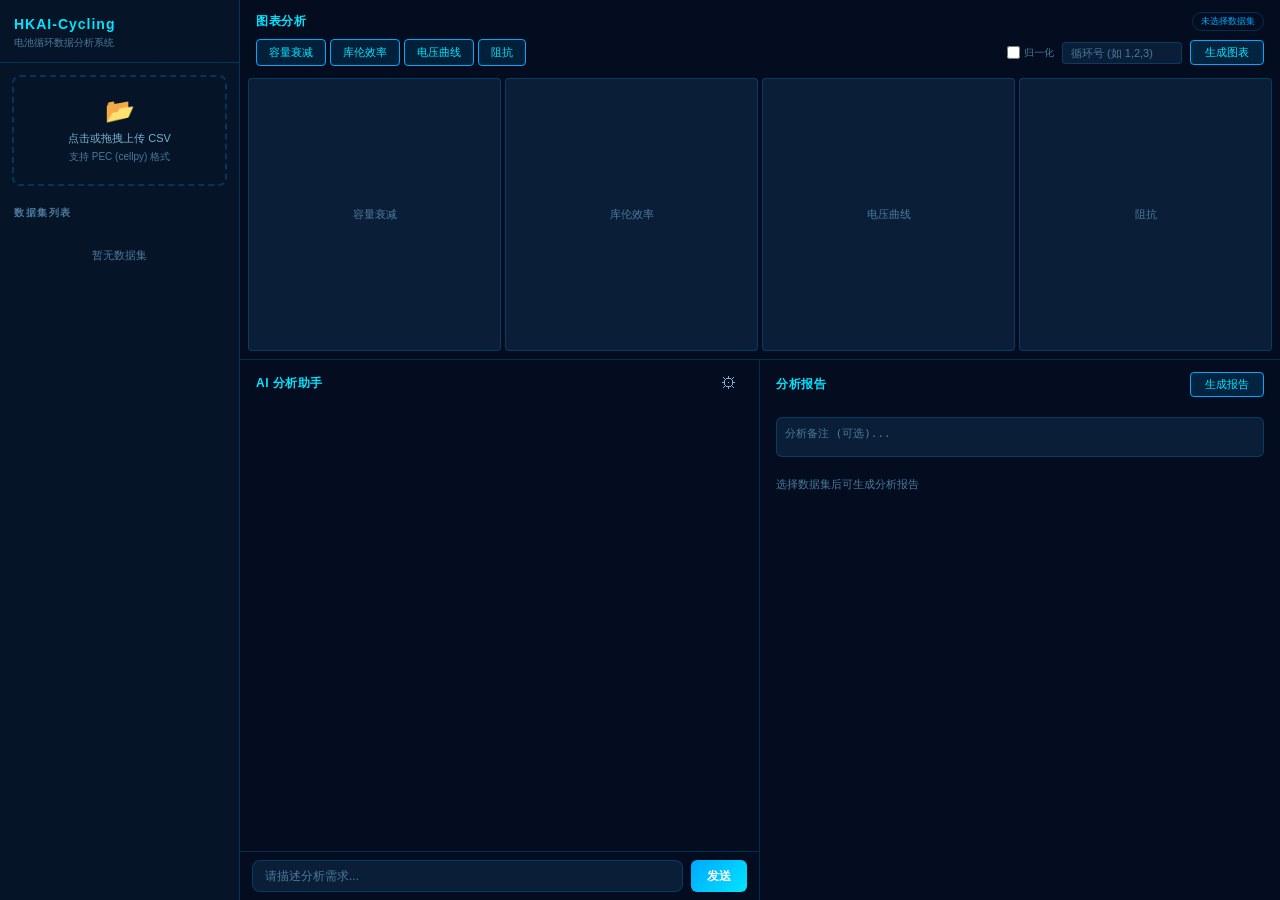
<file: web_html/index.html>
<!DOCTYPE html>
<html lang="zh-CN">
<head>
<meta charset="utf-8">
<meta name="viewport" content="width=device-width, initial-scale=1">
<title>HKAI-Cycling · 电池循环数据分析</title>
<link rel="stylesheet" href="styles.css?v=2">
</head>
<body>

<div class="app-grid">
  <!-- ===== LEFT SIDEBAR: Data Upload + Management ===== -->
  <aside class="sidebar">
    <div class="sidebar-header">
      <div class="sidebar-title">HKAI-Cycling</div>
      <div class="sidebar-sub">电池循环数据分析系统</div>
    </div>

    <div class="upload-zone" id="uploadZone">
      <div class="upload-zone-icon">📂</div>
      <div class="upload-zone-text">点击或拖拽上传 CSV</div>
      <div class="upload-zone-hint">支持 PEC (cellpy) 格式</div>
      <input type="file" id="fileInput" accept=".csv" hidden>
    </div>

    <div class="dataset-list-header">数据集列表</div>
    <div class="dataset-list" id="datasetList">
      <div class="plot-placeholder" style="padding:20px;">暂无数据集</div>
    </div>
  </aside>

  <!-- ===== MAIN AREA ===== -->
  <div class="main-area">
    <!-- TOP: Plot Analysis -->
    <div class="top-area">
      <div class="section-header">
        <div class="section-title">图表分析</div>
        <div class="section-badge" id="plotDatasetBadge">未选择数据集</div>
      </div>
      <div class="plot-toolbar">
        <div class="plot-tabs" id="plotTabs">
          <button class="plot-tab active" data-type="capacity_fade">容量衰减</button>
          <button class="plot-tab active" data-type="coulombic_efficiency">库伦效率</button>
          <button class="plot-tab active" data-type="voltage_curves">电压曲线</button>
          <button class="plot-tab active" data-type="impedance">阻抗</button>
        </div>
        <div class="plot-params" id="plotParams">
          <label class="param-label" style="display:flex;align-items:center;gap:4px;">
            <input type="checkbox" class="param-checkbox" id="paramNormalize"> 归一化
          </label>
          <input class="param-input" id="paramCycles" placeholder="循环号 (如 1,2,3)">
          <button class="btn-generate" id="btnPlot" onclick="app.generatePlots()">生成图表</button>
        </div>
      </div>
      <div class="plot-grid" id="plotGrid">
        <div class="plot-cell" id="plot-capacity_fade"><div class="plot-placeholder">容量衰减</div></div>
        <div class="plot-cell" id="plot-coulombic_efficiency"><div class="plot-placeholder">库伦效率</div></div>
        <div class="plot-cell" id="plot-voltage_curves"><div class="plot-placeholder">电压曲线</div></div>
        <div class="plot-cell" id="plot-impedance"><div class="plot-placeholder">阻抗</div></div>
      </div>
    </div>

    <!-- BOTTOM: Chat (left) + Report (right) -->
    <div class="bottom-area">
      <!-- Chat -->
      <div class="bottom-left">
        <div class="chat-header">
          <div class="section-title">AI 分析助手</div>
          <button class="settings-toggle" id="settingsToggle" onclick="app.toggleSettings()">⚙</button>
        </div>
        <div class="settings-panel" id="settingsPanel">
          <div class="settings-row">
            <span class="settings-label">Provider</span>
            <select class="settings-select" id="settProvider">
              <option value="grok">Grok (xAI)</option>
              <option value="openai">OpenAI</option>
              <option value="deepseek">DeepSeek</option>
              <option value="anthropic">Anthropic</option>
            </select>
          </div>
          <div class="settings-row">
            <span class="settings-label">Model</span>
            <input class="settings-input" id="settModel" placeholder="如 grok-4-1-fast-reasoning">
          </div>
          <div class="settings-row">
            <span class="settings-label">API Key</span>
            <input class="settings-input" id="settApiKey" type="password" placeholder="sk-...">
          </div>
          <div class="settings-row">
            <span class="settings-label">Base URL</span>
            <input class="settings-input" id="settBaseUrl" placeholder="(可选) https://api.x.ai/v1">
          </div>
          <button class="btn-save-settings" onclick="app.saveSettings()">保存配置</button>
        </div>
        <div class="chat-messages" id="chatMessages"></div>
        <div class="chat-input-row">
          <div class="chat-input-wrap">
            <input class="chat-input" id="chatInput" type="text"
              placeholder="请描述分析需求..."
              onkeydown="if(event.key==='Enter') app.sendChat()">
          </div>
          <button class="send-btn" onclick="app.sendChat()">发送</button>
        </div>
      </div>

      <!-- Report -->
      <div class="bottom-right">
        <div class="section-header">
          <div class="section-title">分析报告</div>
          <button class="btn-generate" onclick="app.generateReport()" id="btnReport">生成报告</button>
        </div>
        <div class="report-form">
          <textarea class="report-notes" id="reportNotes" placeholder="分析备注 (可选)..." style="height:40px;"></textarea>
        </div>
        <div class="report-preview-wrap" id="reportPreviewWrap">
          <div class="report-status" id="reportStatus">选择数据集后可生成分析报告</div>
          <iframe class="report-preview" id="reportPreview" style="display:none;"></iframe>
        </div>
        <div class="download-btns" id="downloadBtns" style="display:none;">
          <button class="dl-btn" onclick="app.downloadReport('markdown')">📝 Markdown</button>
          <button class="dl-btn" onclick="app.downloadReport('html')">🌐 HTML</button>
          <button class="dl-btn" onclick="app.downloadReport('pdf')">📄 PDF</button>
        </div>
      </div>
    </div>
  </div>
</div>

<script src="api.js?v=2"></script>
<script src="app.js?v=2"></script>
</body>
</html>
</file>
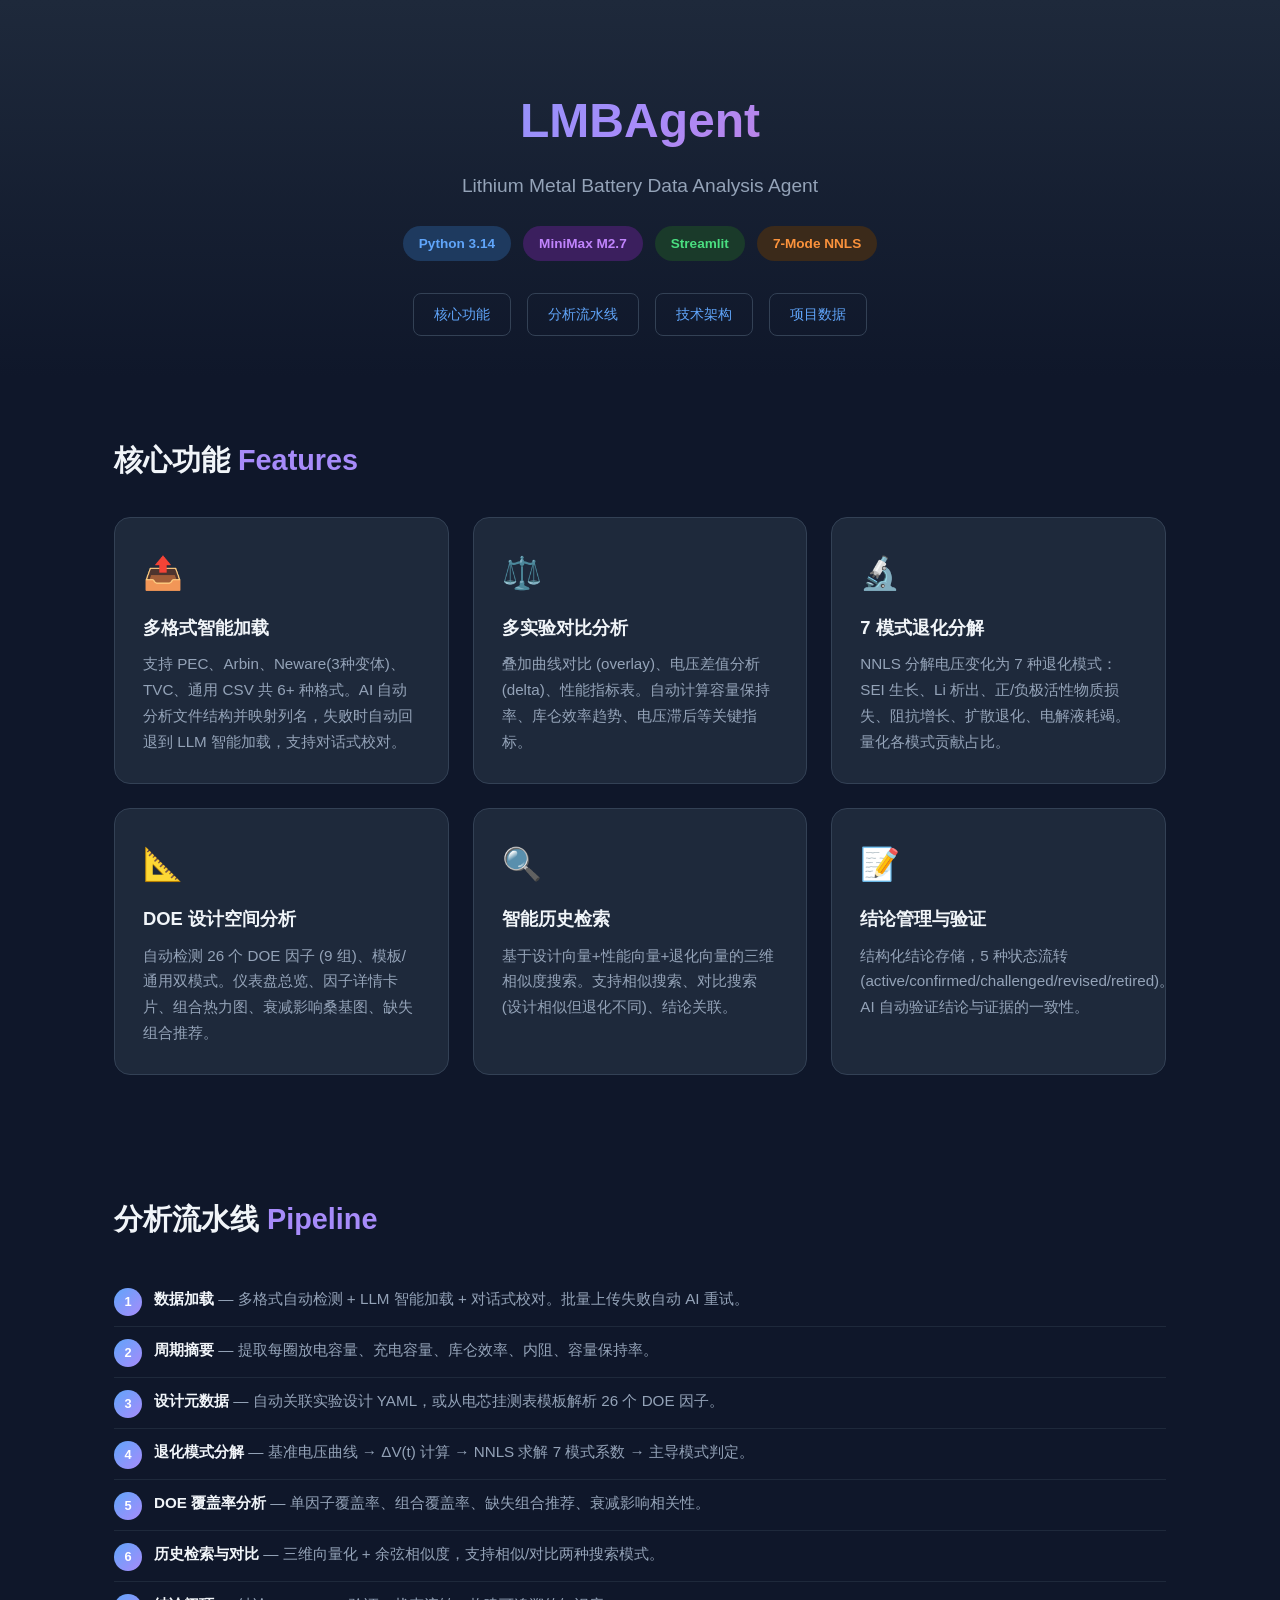
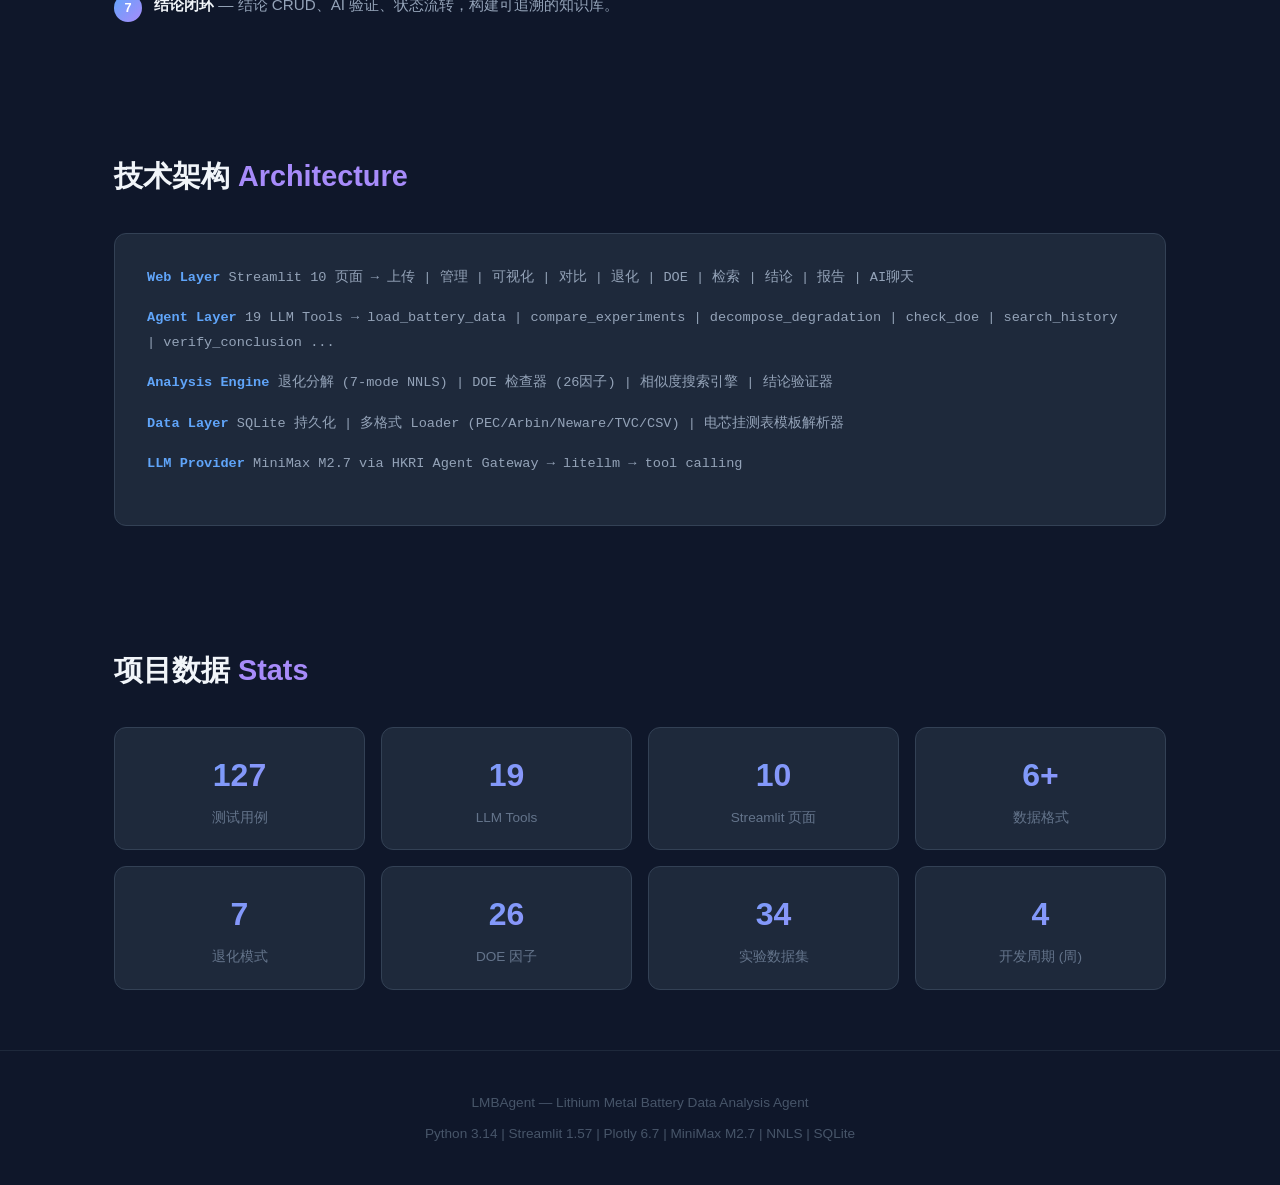
<file: web/static/index.html>
<!DOCTYPE html>
<html lang="zh-CN">
<head>
<meta charset="UTF-8">
<meta name="viewport" content="width=device-width, initial-scale=1.0">
<title>LMBAgent - 锂金属电池数据分析智能体</title>
<style>
*{margin:0;padding:0;box-sizing:border-box}
body{font-family:-apple-system,BlinkMacSystemFont,"Segoe UI",Roboto,sans-serif;background:#0f172a;color:#e2e8f0;line-height:1.7}
.container{max-width:1100px;margin:0 auto;padding:0 24px}
header{padding:80px 0 40px;text-align:center;background:linear-gradient(180deg,#1e293b 0%,#0f172a 100%)}
header h1{font-size:3rem;font-weight:800;background:linear-gradient(135deg,#60a5fa,#a78bfa,#f472b6);-webkit-background-clip:text;-webkit-text-fill-color:transparent;margin-bottom:8px}
header .subtitle{font-size:1.2rem;color:#94a3b8;margin-bottom:24px}
.badges{display:flex;gap:12px;justify-content:center;flex-wrap:wrap;margin-bottom:32px}
.badge{padding:6px 16px;border-radius:20px;font-size:0.85rem;font-weight:600}
.badge-python{background:#1e3a5f;color:#60a5fa}
.badge-ai{background:#3b1f5e;color:#c084fc}
.badge-streamlit{background:#1a3a2a;color:#4ade80}
.badge-nnls{background:#3b2a1a;color:#fb923c}
nav{display:flex;gap:16px;justify-content:center;flex-wrap:wrap}
nav a{color:#60a5fa;text-decoration:none;padding:8px 20px;border:1px solid #334155;border-radius:8px;font-size:0.9rem;transition:all .2s}
nav a:hover{background:#1e293b;border-color:#60a5fa}
section{padding:60px 0}
section h2{font-size:1.8rem;font-weight:700;margin-bottom:32px;color:#f1f5f9}
section h2 .accent{color:#a78bfa}
.grid{display:grid;grid-template-columns:repeat(auto-fit,minmax(320px,1fr));gap:24px}
.card{background:#1e293b;border:1px solid #334155;border-radius:16px;padding:28px;transition:all .3s}
.card:hover{border-color:#60a5fa;transform:translateY(-4px)}
.card .icon{font-size:2rem;margin-bottom:12px}
.card h3{font-size:1.15rem;font-weight:700;margin-bottom:8px;color:#f1f5f9}
.card p{color:#94a3b8;font-size:0.95rem}
.feature-list{list-style:none;padding:0}
.feature-list li{padding:10px 0;border-bottom:1px solid #1e293b;display:flex;gap:12px;align-items:flex-start}
.feature-list li:last-child{border:none}
.feature-list .num{background:linear-gradient(135deg,#60a5fa,#a78bfa);color:white;width:28px;height:28px;border-radius:50%;display:flex;align-items:center;justify-content:center;font-size:0.8rem;font-weight:700;flex-shrink:0;margin-top:2px}
.feature-list .text strong{color:#f1f5f9}
.feature-list .text{color:#94a3b8;font-size:0.95rem}
.arch-box{background:#1e293b;border:1px solid #334155;border-radius:12px;padding:32px;font-family:"SF Mono",Monaco,monospace;font-size:0.85rem;line-height:1.8;overflow-x:auto;color:#94a3b8}
.arch-box .layer{margin-bottom:16px}
.arch-box .layer-title{color:#60a5fa;font-weight:700;margin-bottom:4px}
.stat-grid{display:grid;grid-template-columns:repeat(4,1fr);gap:16px;margin-top:24px}
.stat{text-align:center;padding:20px;background:#1e293b;border-radius:12px;border:1px solid #334155}
.stat .value{font-size:2rem;font-weight:800;background:linear-gradient(135deg,#60a5fa,#a78bfa);-webkit-background-clip:text;-webkit-text-fill-color:transparent}
.stat .label{font-size:0.85rem;color:#64748b;margin-top:4px}
footer{text-align:center;padding:40px 0;color:#475569;font-size:0.85rem;border-top:1px solid #1e293b}
@media(max-width:768px){
  header h1{font-size:2rem}
  .stat-grid{grid-template-columns:repeat(2,1fr)}
  .grid{grid-template-columns:1fr}
}
</style>
</head>
<body>

<header>
<div class="container">
  <h1>LMBAgent</h1>
  <p class="subtitle">Lithium Metal Battery Data Analysis Agent</p>
  <div class="badges">
    <span class="badge badge-python">Python 3.14</span>
    <span class="badge badge-ai">MiniMax M2.7</span>
    <span class="badge badge-streamlit">Streamlit</span>
    <span class="badge badge-nnls">7-Mode NNLS</span>
  </div>
  <nav>
    <a href="#features">核心功能</a>
    <a href="#pipeline">分析流水线</a>
    <a href="#architecture">技术架构</a>
    <a href="#stats">项目数据</a>
  </nav>
</div>
</header>

<section id="features">
<div class="container">
  <h2>核心功能 <span class="accent">Features</span></h2>
  <div class="grid">
    <div class="card">
      <div class="icon">📤</div>
      <h3>多格式智能加载</h3>
      <p>支持 PEC、Arbin、Neware(3种变体)、TVC、通用 CSV 共 6+ 种格式。AI 自动分析文件结构并映射列名，失败时自动回退到 LLM 智能加载，支持对话式校对。</p>
    </div>
    <div class="card">
      <div class="icon">⚖️</div>
      <h3>多实验对比分析</h3>
      <p>叠加曲线对比 (overlay)、电压差值分析 (delta)、性能指标表。自动计算容量保持率、库仑效率趋势、电压滞后等关键指标。</p>
    </div>
    <div class="card">
      <div class="icon">🔬</div>
      <h3>7 模式退化分解</h3>
      <p>NNLS 分解电压变化为 7 种退化模式：SEI 生长、Li 析出、正/负极活性物质损失、阻抗增长、扩散退化、电解液耗竭。量化各模式贡献占比。</p>
    </div>
    <div class="card">
      <div class="icon">📐</div>
      <h3>DOE 设计空间分析</h3>
      <p>自动检测 26 个 DOE 因子 (9 组)、模板/通用双模式。仪表盘总览、因子详情卡片、组合热力图、衰减影响桑基图、缺失组合推荐。</p>
    </div>
    <div class="card">
      <div class="icon">🔍</div>
      <h3>智能历史检索</h3>
      <p>基于设计向量+性能向量+退化向量的三维相似度搜索。支持相似搜索、对比搜索 (设计相似但退化不同)、结论关联。</p>
    </div>
    <div class="card">
      <div class="icon">📝</div>
      <h3>结论管理与验证</h3>
      <p>结构化结论存储，5 种状态流转 (active/confirmed/challenged/revised/retired)。AI 自动验证结论与证据的一致性。</p>
    </div>
  </div>
</div>
</section>

<section id="pipeline">
<div class="container">
  <h2>分析流水线 <span class="accent">Pipeline</span></h2>
  <ul class="feature-list">
    <li><span class="num">1</span><span class="text"><strong>数据加载</strong> — 多格式自动检测 + LLM 智能加载 + 对话式校对。批量上传失败自动 AI 重试。</span></li>
    <li><span class="num">2</span><span class="text"><strong>周期摘要</strong> — 提取每圈放电容量、充电容量、库仑效率、内阻、容量保持率。</span></li>
    <li><span class="num">3</span><span class="text"><strong>设计元数据</strong> — 自动关联实验设计 YAML，或从电芯挂测表模板解析 26 个 DOE 因子。</span></li>
    <li><span class="num">4</span><span class="text"><strong>退化模式分解</strong> — 基准电压曲线 → ΔV(t) 计算 → NNLS 求解 7 模式系数 → 主导模式判定。</span></li>
    <li><span class="num">5</span><span class="text"><strong>DOE 覆盖率分析</strong> — 单因子覆盖率、组合覆盖率、缺失组合推荐、衰减影响相关性。</span></li>
    <li><span class="num">6</span><span class="text"><strong>历史检索与对比</strong> — 三维向量化 + 余弦相似度，支持相似/对比两种搜索模式。</span></li>
    <li><span class="num">7</span><span class="text"><strong>结论闭环</strong> — 结论 CRUD、AI 验证、状态流转，构建可追溯的知识库。</span></li>
  </ul>
</div>
</section>

<section id="architecture">
<div class="container">
  <h2>技术架构 <span class="accent">Architecture</span></h2>
  <div class="arch-box">
<div class="layer"><span class="layer-title">Web Layer</span>
Streamlit 10 页面 → 上传 | 管理 | 可视化 | 对比 | 退化 | DOE | 检索 | 结论 | 报告 | AI聊天</div>
<div class="layer"><span class="layer-title">Agent Layer</span>
19 LLM Tools → load_battery_data | compare_experiments | decompose_degradation | check_doe | search_history | verify_conclusion ...</div>
<div class="layer"><span class="layer-title">Analysis Engine</span>
退化分解 (7-mode NNLS) | DOE 检查器 (26因子) | 相似度搜索引擎 | 结论验证器</div>
<div class="layer"><span class="layer-title">Data Layer</span>
SQLite 持久化 | 多格式 Loader (PEC/Arbin/Neware/TVC/CSV) | 电芯挂测表模板解析器</div>
<div class="layer"><span class="layer-title">LLM Provider</span>
MiniMax M2.7 via HKRI Agent Gateway → litellm → tool calling</div>
  </div>
</div>
</section>

<section id="stats">
<div class="container">
  <h2>项目数据 <span class="accent">Stats</span></h2>
  <div class="stat-grid">
    <div class="stat"><div class="value">127</div><div class="label">测试用例</div></div>
    <div class="stat"><div class="value">19</div><div class="label">LLM Tools</div></div>
    <div class="stat"><div class="value">10</div><div class="label">Streamlit 页面</div></div>
    <div class="stat"><div class="value">6+</div><div class="label">数据格式</div></div>
    <div class="stat"><div class="value">7</div><div class="label">退化模式</div></div>
    <div class="stat"><div class="value">26</div><div class="label">DOE 因子</div></div>
    <div class="stat"><div class="value">34</div><div class="label">实验数据集</div></div>
    <div class="stat"><div class="value">4</div><div class="label">开发周期 (周)</div></div>
  </div>
</div>
</section>

<footer>
<div class="container">
  <p>LMBAgent &mdash; Lithium Metal Battery Data Analysis Agent</p>
  <p style="margin-top:8px">Python 3.14 | Streamlit 1.57 | Plotly 6.7 | MiniMax M2.7 | NNLS | SQLite</p>
</div>
</footer>

</body>
</html>
</file>
<file: web_html/styles.css>
:root {
  --bg-deep:      #030d1f;
  --bg-panel:     #061428;
  --bg-card:      #0a1e38;
  --bg-card2:     #0d2444;
  --border:       rgba(0, 168, 255, 0.22);
  --border-glow:  rgba(0, 168, 255, 0.55);
  --accent:       #00a8ff;
  --accent2:      #00e5ff;
  --accent3:      #7b61ff;
  --success:      #00e676;
  --warning:      #ffd600;
  --danger:       #ff4757;
  --text-primary: #e8f4ff;
  --text-sec:     #7ab3d4;
  --text-dim:     #4a7a9b;
  --font: -apple-system, 'Helvetica Neue', 'PingFang SC', 'Microsoft YaHei', Arial, sans-serif;
}

*, *::before, *::after { box-sizing: border-box; margin: 0; padding: 0; }

html, body {
  width: 100%; height: 100%;
  background: var(--bg-deep);
  color: var(--text-primary);
  font-family: var(--font);
  overflow: hidden;
}

/* ===== LAYOUT ===== */
.app-grid {
  display: grid;
  grid-template-columns: 240px 1fr;
  grid-template-rows: 1fr;
  height: 100vh;
  gap: 0;
}

.sidebar {
  background: var(--bg-panel);
  border-right: 1px solid var(--border);
  display: flex;
  flex-direction: column;
  overflow: hidden;
}

.main-area {
  display: grid;
  grid-template-rows: 2fr 3fr;
  overflow: hidden;
}

.top-area {
  border-bottom: 1px solid var(--border);
  display: flex;
  flex-direction: column;
  overflow: hidden;
}

.bottom-area {
  display: grid;
  grid-template-columns: 1fr 1fr;
  overflow: hidden;
}

.bottom-left {
  border-right: 1px solid var(--border);
  display: flex;
  flex-direction: column;
  overflow: hidden;
}

.bottom-right {
  display: flex;
  flex-direction: column;
  overflow: hidden;
}

/* ===== SIDEBAR ===== */
.sidebar-header {
  padding: 16px 14px 12px;
  border-bottom: 1px solid var(--border);
}

.sidebar-title {
  font-size: 14px;
  font-weight: 700;
  color: var(--accent2);
  letter-spacing: 1px;
  margin-bottom: 4px;
}

.sidebar-sub {
  font-size: 10px;
  color: var(--text-dim);
}

.upload-zone {
  margin: 12px;
  padding: 20px 12px;
  border: 2px dashed var(--border);
  border-radius: 8px;
  text-align: center;
  cursor: pointer;
  transition: border-color 0.2s;
}

.upload-zone:hover, .upload-zone.drag-over {
  border-color: var(--accent);
  background: rgba(0,168,255,0.05);
}

.upload-zone-icon {
  font-size: 24px;
  margin-bottom: 6px;
}

.upload-zone-text {
  font-size: 11px;
  color: var(--text-sec);
}

.upload-zone-hint {
  font-size: 10px;
  color: var(--text-dim);
  margin-top: 4px;
}

.dataset-list-header {
  padding: 8px 14px;
  font-size: 10px;
  font-weight: 700;
  color: var(--text-dim);
  letter-spacing: 1.5px;
  text-transform: uppercase;
}

.dataset-list {
  flex: 1;
  overflow-y: auto;
  padding: 0 8px;
}

.dataset-item {
  padding: 10px 10px;
  margin-bottom: 4px;
  border: 1px solid transparent;
  border-radius: 6px;
  cursor: pointer;
  transition: all 0.15s;
  display: flex;
  align-items: center;
  justify-content: space-between;
}

.dataset-item:hover {
  background: var(--bg-card);
  border-color: var(--border);
}

.dataset-item.active {
  background: rgba(0,168,255,0.08);
  border-color: var(--accent);
}

.dataset-item-name {
  font-size: 12px;
  font-weight: 600;
  color: var(--text-primary);
  white-space: nowrap;
  overflow: hidden;
  text-overflow: ellipsis;
  max-width: 140px;
}

.dataset-item-info {
  font-size: 10px;
  color: var(--text-dim);
  margin-top: 2px;
}

.dataset-item-delete {
  width: 20px;
  height: 20px;
  border: none;
  background: none;
  color: var(--text-dim);
  cursor: pointer;
  font-size: 14px;
  border-radius: 4px;
  display: flex;
  align-items: center;
  justify-content: center;
  flex-shrink: 0;
  opacity: 0;
  transition: opacity 0.15s;
}

.dataset-item:hover .dataset-item-delete { opacity: 1; }
.dataset-item-delete:hover { color: var(--danger); background: rgba(255,71,87,0.1); }

/* ===== SECTION HEADERS ===== */
.section-header {
  padding: 12px 16px 8px;
  display: flex;
  align-items: center;
  justify-content: space-between;
  flex-shrink: 0;
}

.section-title {
  font-size: 12px;
  font-weight: 700;
  color: var(--accent2);
  letter-spacing: 0.5px;
}

.section-badge {
  font-size: 9px;
  color: var(--accent);
  padding: 2px 8px;
  border: 1px solid var(--border);
  border-radius: 10px;
}

/* ===== PLOT TABS ===== */
.plot-tabs {
  display: flex;
  gap: 4px;
  padding: 0 16px 8px;
  flex-shrink: 0;
}

.plot-tab {
  font-size: 11px;
  padding: 5px 12px;
  border: 1px solid var(--border);
  border-radius: 4px;
  background: none;
  color: var(--text-sec);
  cursor: pointer;
  transition: all 0.15s;
}

.plot-tab:hover { border-color: var(--accent); color: var(--text-primary); }
.plot-tab.active { background: rgba(0,168,255,0.12); border-color: var(--accent); color: var(--accent2); }

.plot-params {
  display: flex;
  gap: 8px;
  padding: 0 16px 8px;
  align-items: center;
  flex-shrink: 0;
}

.param-input {
  font-size: 11px;
  padding: 4px 8px;
  background: var(--bg-card);
  border: 1px solid var(--border);
  border-radius: 4px;
  color: var(--text-primary);
  width: 120px;
}

.param-input::placeholder { color: var(--text-dim); }

.param-label {
  font-size: 10px;
  color: var(--text-dim);
}

.param-checkbox {
  accent-color: var(--accent);
}

.btn-generate {
  font-size: 11px;
  padding: 4px 14px;
  background: rgba(0,168,255,0.15);
  border: 1px solid var(--accent);
  border-radius: 4px;
  color: var(--accent2);
  cursor: pointer;
  transition: all 0.15s;
}

.btn-generate:hover { background: rgba(0,168,255,0.25); }

.plot-toolbar {
  display: flex;
  align-items: center;
  justify-content: space-between;
  flex-shrink: 0;
}

.plot-grid {
  flex: 1;
  display: grid;
  grid-template-columns: repeat(4, 1fr);
  grid-template-rows: 1fr;
  gap: 4px;
  padding: 4px 8px 8px;
  overflow: hidden;
}

.plot-cell {
  display: flex;
  align-items: center;
  justify-content: center;
  overflow: hidden;
  border: 1px solid var(--border);
  border-radius: 4px;
  background: var(--bg-card);
}

.plot-cell.hidden { display: none; }

.plot-cell img {
  max-width: 100%;
  max-height: 100%;
  object-fit: contain;
}

.plot-placeholder {
  color: var(--text-dim);
  font-size: 11px;
  text-align: center;
}

/* ===== CHAT ===== */
.chat-header {
  padding: 12px 16px 8px;
  display: flex;
  align-items: center;
  justify-content: space-between;
  flex-shrink: 0;
}

.settings-toggle {
  font-size: 16px;
  cursor: pointer;
  background: none;
  border: none;
  color: var(--text-sec);
  padding: 2px 6px;
  border-radius: 4px;
}

.settings-toggle:hover { color: var(--accent); background: rgba(0,168,255,0.08); }

.settings-panel {
  display: none;
  padding: 8px 16px 12px;
  background: var(--bg-card);
  border-bottom: 1px solid var(--border);
  flex-shrink: 0;
}

.settings-panel.open { display: block; }

.settings-row {
  display: flex;
  align-items: center;
  gap: 8px;
  margin-bottom: 6px;
}

.settings-label {
  font-size: 10px;
  color: var(--text-dim);
  width: 60px;
  flex-shrink: 0;
}

.settings-input {
  flex: 1;
  font-size: 11px;
  padding: 4px 8px;
  background: var(--bg-deep);
  border: 1px solid var(--border);
  border-radius: 4px;
  color: var(--text-primary);
}

.settings-input::placeholder { color: var(--text-dim); }

.settings-select {
  flex: 1;
  font-size: 11px;
  padding: 4px 8px;
  background: var(--bg-deep);
  border: 1px solid var(--border);
  border-radius: 4px;
  color: var(--text-primary);
  appearance: none;
}

.btn-save-settings {
  font-size: 10px;
  padding: 4px 12px;
  background: rgba(0,230,118,0.15);
  border: 1px solid var(--success);
  border-radius: 4px;
  color: var(--success);
  cursor: pointer;
  margin-top: 4px;
}

.btn-save-settings:hover { background: rgba(0,230,118,0.25); }

.chat-messages {
  flex: 1;
  overflow-y: auto;
  padding: 8px 16px;
  display: flex;
  flex-direction: column;
  gap: 6px;
}

.chat-msg {
  padding: 8px 12px;
  border-radius: 8px;
  font-size: 12px;
  line-height: 1.5;
  max-width: 85%;
  animation: fadeIn 0.2s;
  white-space: pre-wrap;
  word-break: break-word;
}

.chat-msg.user {
  background: rgba(0,168,255,0.12);
  border: 1px solid rgba(0,168,255,0.25);
  align-self: flex-end;
  color: var(--text-primary);
}

.chat-msg.assistant {
  background: var(--bg-card);
  border: 1px solid var(--border);
  align-self: flex-start;
  color: var(--text-sec);
}

.chat-msg.tool {
  background: rgba(123,97,255,0.08);
  border: 1px solid rgba(123,97,255,0.25);
  align-self: flex-start;
  font-size: 10px;
  color: var(--accent3);
}

.chat-msg.error {
  background: rgba(255,71,87,0.08);
  border: 1px solid rgba(255,71,87,0.25);
  color: var(--danger);
}

.chat-input-row {
  padding: 8px 12px;
  display: flex;
  gap: 8px;
  border-top: 1px solid var(--border);
  flex-shrink: 0;
}

.chat-input-wrap {
  flex: 1;
  display: flex;
  align-items: center;
  background: var(--bg-card);
  border: 1px solid var(--border);
  border-radius: 8px;
  padding: 0 12px;
}

.chat-input {
  flex: 1;
  background: transparent;
  border: none;
  color: var(--text-primary);
  font-size: 12px;
  padding: 8px 0;
  outline: none;
}

.chat-input::placeholder { color: var(--text-dim); }

.send-btn {
  padding: 6px 16px;
  background: linear-gradient(135deg, var(--accent), var(--accent2));
  border: none;
  border-radius: 6px;
  color: #fff;
  font-size: 12px;
  font-weight: 700;
  cursor: pointer;
  transition: opacity 0.15s;
}

.send-btn:hover { opacity: 0.85; }

.typing-dots span {
  display: inline-block;
  width: 5px; height: 5px;
  border-radius: 50%;
  background: var(--accent);
  margin: 0 2px;
  animation: dot-bounce 1.2s infinite;
}

.typing-dots span:nth-child(2) { animation-delay: 0.2s; }
.typing-dots span:nth-child(3) { animation-delay: 0.4s; }

/* ===== REPORT ===== */
.report-form {
  padding: 12px 16px;
  display: flex;
  flex-direction: column;
  gap: 10px;
  flex-shrink: 0;
}

.report-format-row {
  display: flex;
  gap: 8px;
}

.format-option {
  display: flex;
  align-items: center;
  gap: 4px;
  font-size: 11px;
  color: var(--text-sec);
  cursor: pointer;
}

.format-option input { accent-color: var(--accent); }

.report-notes {
  width: 100%;
  height: 60px;
  font-size: 11px;
  padding: 8px;
  background: var(--bg-card);
  border: 1px solid var(--border);
  border-radius: 6px;
  color: var(--text-primary);
  resize: none;
}

.report-notes::placeholder { color: var(--text-dim); }

.btn-report {
  font-size: 12px;
  padding: 8px 0;
  background: rgba(0,168,255,0.15);
  border: 1px solid var(--accent);
  border-radius: 6px;
  color: var(--accent2);
  cursor: pointer;
  font-weight: 600;
  transition: all 0.15s;
}

.btn-report:hover { background: rgba(0,168,255,0.25); }

.report-result {
  flex: 1;
  overflow-y: auto;
  padding: 12px 16px;
}

.report-link {
  display: flex;
  align-items: center;
  gap: 8px;
  padding: 10px 12px;
  margin-bottom: 6px;
  background: var(--bg-card);
  border: 1px solid var(--border);
  border-radius: 6px;
  text-decoration: none;
  color: var(--accent);
  font-size: 12px;
  transition: border-color 0.15s;
}

.report-link:hover { border-color: var(--accent2); }
.report-link-icon { font-size: 16px; }

.report-status {
  font-size: 11px;
  color: var(--text-dim);
  padding: 8px 16px;
}

/* Report preview */
.report-preview-wrap {
  flex: 1;
  overflow: hidden;
  display: flex;
  flex-direction: column;
}

.report-preview {
  flex: 1;
  width: calc(100% - 32px);
  border: none;
  background: var(--bg-deep);
  border-radius: 4px;
  margin: 0 16px;
}

.download-btns {
  display: flex;
  gap: 6px;
  padding: 8px 16px;
  border-top: 1px solid var(--border);
  flex-shrink: 0;
}

.dl-btn {
  flex: 1;
  font-size: 11px;
  padding: 6px 0;
  background: var(--bg-card);
  border: 1px solid var(--border);
  border-radius: 4px;
  color: var(--accent);
  cursor: pointer;
  transition: all 0.15s;
  text-align: center;
}

.dl-btn:hover { border-color: var(--accent); background: rgba(0,168,255,0.08); }

/* ===== SCROLLBAR ===== */
::-webkit-scrollbar { width: 4px; }
::-webkit-scrollbar-track { background: transparent; }
::-webkit-scrollbar-thumb { background: var(--border); border-radius: 2px; }
::-webkit-scrollbar-thumb:hover { background: var(--accent); }

/* ===== LOADING ===== */
.loading-spinner {
  width: 20px; height: 20px;
  border: 2px solid var(--border);
  border-top-color: var(--accent);
  border-radius: 50%;
  animation: spin 0.8s linear infinite;
}

@keyframes spin { to { transform: rotate(360deg); } }
@keyframes fadeIn { from { opacity: 0; transform: translateY(4px); } to { opacity: 1; transform: none; } }
@keyframes dot-bounce {
  0%, 60%, 100% { transform: translateY(0); }
  30% { transform: translateY(-4px); }
}

/* ===== TOAST ===== */
.toast {
  position: fixed;
  bottom: 20px;
  right: 20px;
  padding: 10px 20px;
  border-radius: 6px;
  font-size: 12px;
  color: #fff;
  z-index: 9999;
  animation: fadeIn 0.2s;
  pointer-events: none;
}

.toast.success { background: rgba(0,230,118,0.9); }
.toast.error { background: rgba(255,71,87,0.9); }
</file>
